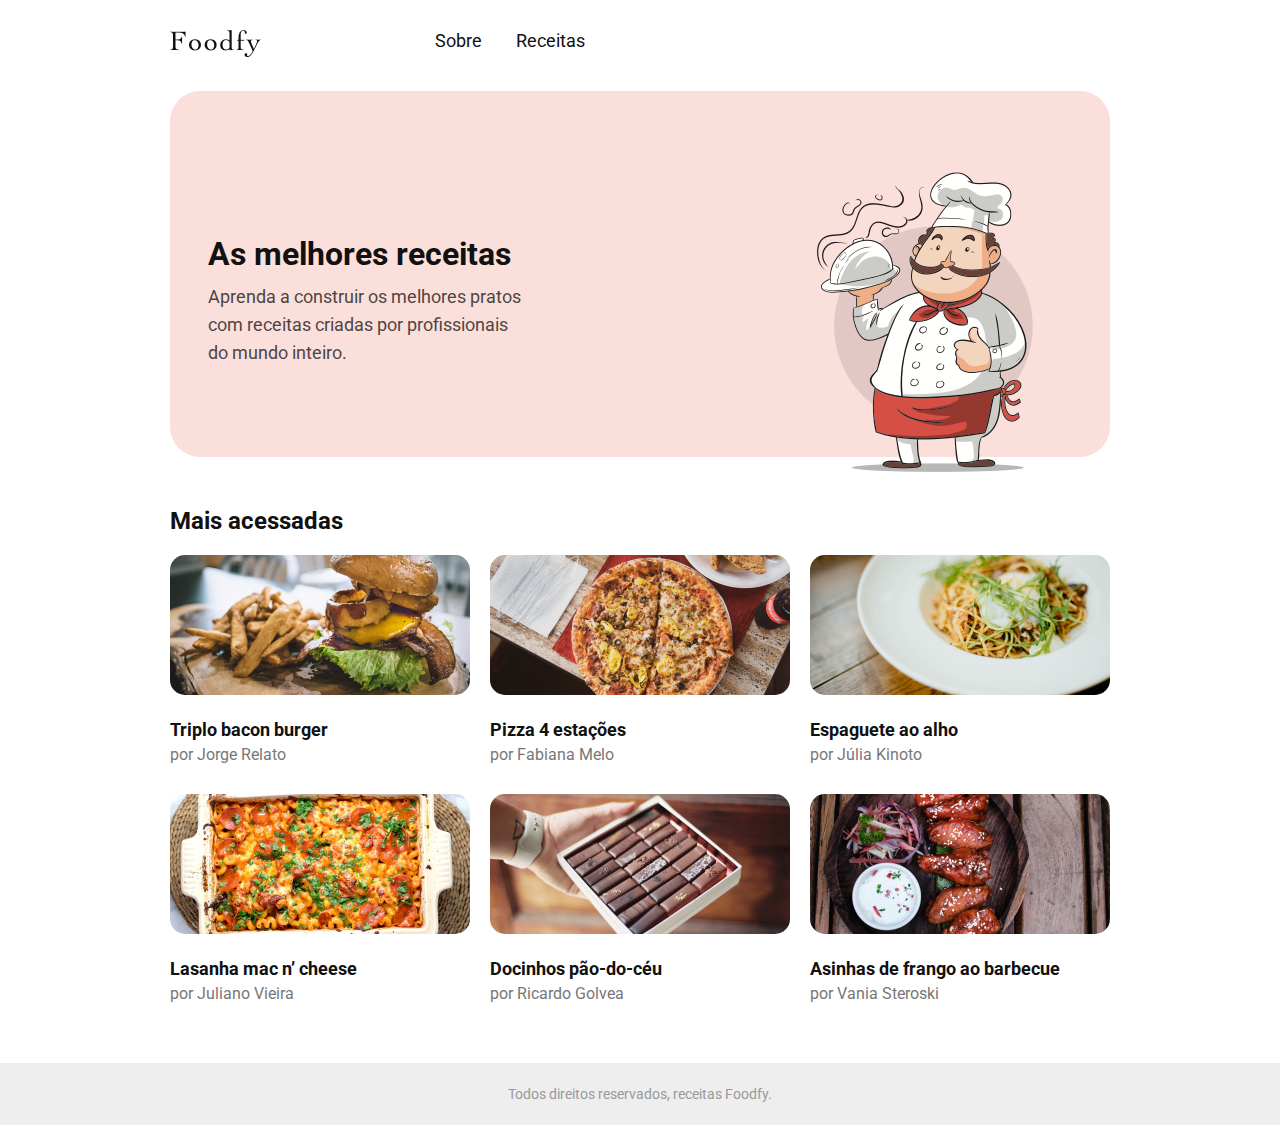
<file: index.html>
<!DOCTYPE html>
<html lang="pt-br">

<head>
    <meta charset="UTF-8">
    <meta http-equiv="X-UA-Compatible" content="IE=edge">
    <meta name="viewport" content="width=device-width, initial-scale=1.0">
    <link rel="preconnect" href="https://fonts.gstatic.com">
    <link rel="shortcut icon" href="assets/favicon.ico" type="image/x-icon">

    <link href="https://fonts.googleapis.com/css2?family=Roboto:wght@400;700&display=swap" rel="stylesheet">
    <link rel="stylesheet" href="style.css">

    <title>Restaurante Foodfy</title>

</head>

<body>

    <header>
        <nav>
            <div class="links">
                <div class="logo">
                    <a href="index.html"><img src="assets/logo.png" alt="logo"></a>
                </div>
                <div class="page">
                    <a href="sobre.html">Sobre</a>
                    <a href="receitas.html">Receitas</a>
                </div>
            </div>
        </nav>
    </header>

    <section>
        <div class="wrapper">
            <div class="title">
                <h1>As melhores receitas</h1>
                <p>Aprenda a construir os melhores pratos
                    com receitas criadas por profissionais
                    do mundo inteiro.</p>
            </div>
            <div class="chef">
                <img src="assets/chef.png" alt="Chefe">
            </div>
        </div>
    </section>

    <article>
        <h1>Mais acessadas</h1>
        <div class="revenues">
            <div class="revenue">
                <div class="card-image">
                    <img src="assets/burger.png" alt="Triplo bacon burger">
                </div>
                <div class="card-info">
                    <h3>Triplo bacon burger</h3>
                    <p>por Jorge Relato</p>
                </div>
            </div>

            <div class="revenue">
                <div class="card-image">
                    <img src="assets/pizza.png" alt="Pizza 4 estações">
                </div>
                <div class="card-info">
                    <h3>Pizza 4 estações</h3>
                    <p>por Fabiana Melo</p>
                </div>
            </div>

            <div class="revenue">
                <div class="card-image">
                    <img src="assets/espaguete.png" alt="Espaguete ao alho">
                </div>
                <div class="card-info">
                    <h3>Espaguete ao alho</h3>
                    <p>por Júlia Kinoto</p>
                </div>
            </div>

            <div class="revenue">
                <div class="card-image">
                    <img src="assets/lasanha.png" alt="Lasanha mac n’ cheese">
                </div>
                <div class="card-info">
                    <h3>Lasanha mac n’ cheese</h3>
                    <p>por Juliano Vieira</p>
                </div>
            </div>

            <div class="revenue">
                <div class="card-image">
                    <img src="assets/doce.png" alt="Docinhos pão-do-céu">
                </div>
                <div class="card-info">
                    <h3>Docinhos pão-do-céu</h3>
                    <p>por Ricardo Golvea</p>
                </div>
            </div>

            <div class="revenue">
                <div class="card-image">
                    <img src="assets/asinhas.png" alt="Asinhas de frango ao barbecue">
                </div>
                <div class="card-info">
                    <h3>Asinhas de frango ao barbecue</h3>
                    <p>por Vania Steroski</p>
                </div>
            </div>
        </div>
    </article>

    <footer>
        <p>Todos direitos reservados, receitas Foodfy.</p>
    </footer>

</body>

</html>
</file>
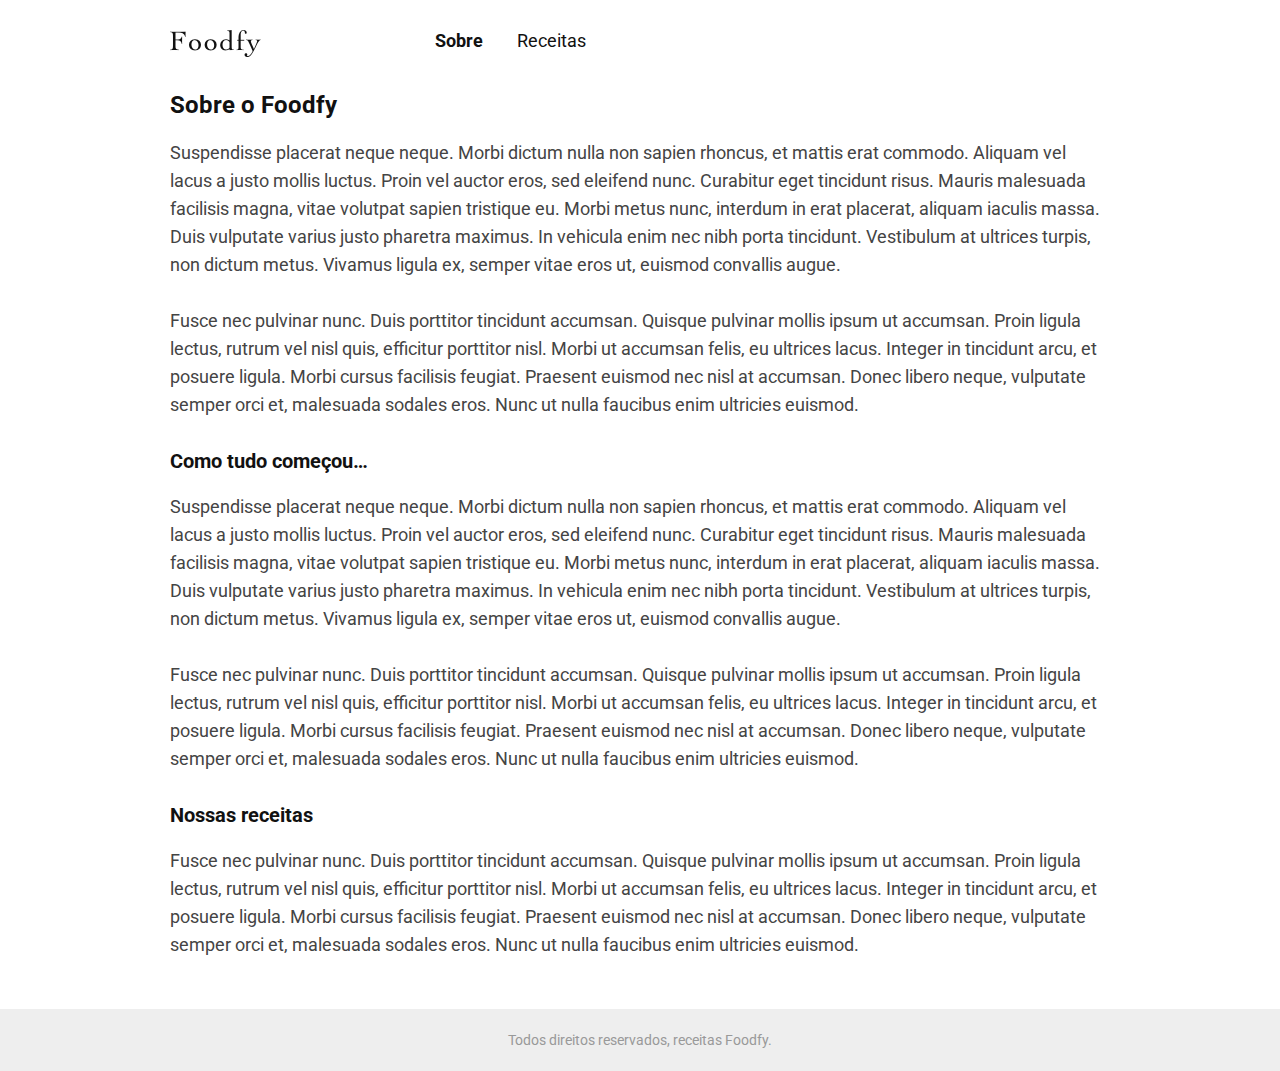
<file: sobre.html>
<!DOCTYPE html>
<html lang="pt-br">

<head>
    <meta charset="UTF-8">
    <meta http-equiv="X-UA-Compatible" content="IE=edge">
    <meta name="viewport" content="width=device-width, initial-scale=1.0">
    <link rel="preconnect" href="https://fonts.gstatic.com">
    <link rel="shortcut icon" href="assets/favicon.ico" type="image/x-icon">

    <link href="https://fonts.googleapis.com/css2?family=Roboto:wght@400;700&display=swap" rel="stylesheet">
    <link rel="stylesheet" href="style.css">

    <title>Restaurante Foodfy | Sobre</title>

</head>

<header>
    <nav>
        <div class="links">
            <div class="logo">
                <a href="index.html"><img src="assets/logo.png" alt="logo"></a>
            </div>
            <div class="page">
                <a href="#"><strong>Sobre</strong></a>
                <a href="receitas.html">Receitas</a>
            </div>
        </div>
    </nav>
</header>

<main id="sobre">

    <h1>Sobre o Foodfy</h1>
    <p>Suspendisse placerat neque neque. Morbi dictum nulla non sapien rhoncus, et mattis erat commodo. Aliquam vel
        lacus a justo mollis luctus. Proin vel auctor eros, sed eleifend nunc. Curabitur eget tincidunt risus. Mauris
        malesuada facilisis magna, vitae volutpat sapien tristique eu. Morbi metus nunc, interdum in erat placerat,
        aliquam iaculis massa. Duis vulputate varius justo pharetra maximus. In vehicula enim nec nibh porta tincidunt.
        Vestibulum at ultrices turpis, non dictum metus. Vivamus ligula ex, semper vitae eros ut, euismod convallis
        augue.
        <br>
        <br>
        Fusce nec pulvinar nunc. Duis porttitor tincidunt accumsan. Quisque pulvinar mollis ipsum ut accumsan. Proin
        ligula lectus, rutrum vel nisl quis, efficitur porttitor nisl. Morbi ut accumsan felis, eu ultrices lacus.
        Integer in tincidunt arcu, et posuere ligula. Morbi cursus facilisis feugiat. Praesent euismod nec nisl at
        accumsan. Donec libero neque, vulputate semper orci et, malesuada sodales eros. Nunc ut nulla faucibus enim
        ultricies euismod.
    </p>
    <h3>Como tudo começou…</h3>
    <p>Suspendisse placerat neque neque. Morbi dictum nulla non sapien rhoncus, et mattis erat commodo. Aliquam vel
        lacus a justo mollis luctus. Proin vel auctor eros, sed eleifend nunc. Curabitur eget tincidunt risus. Mauris
        malesuada facilisis magna, vitae volutpat sapien tristique eu. Morbi metus nunc, interdum in erat placerat,
        aliquam iaculis massa. Duis vulputate varius justo pharetra maximus. In vehicula enim nec nibh porta tincidunt.
        Vestibulum at ultrices turpis, non dictum metus. Vivamus ligula ex, semper vitae eros ut, euismod convallis
        augue.
        <br>
        <br>
        Fusce nec pulvinar nunc. Duis porttitor tincidunt accumsan. Quisque pulvinar mollis ipsum ut accumsan. Proin
        ligula lectus, rutrum vel nisl quis, efficitur porttitor nisl. Morbi ut accumsan felis, eu ultrices lacus.
        Integer in tincidunt arcu, et posuere ligula. Morbi cursus facilisis feugiat. Praesent euismod nec nisl at
        accumsan. Donec libero neque, vulputate semper orci et, malesuada sodales eros. Nunc ut nulla faucibus enim
        ultricies euismod.
    </p>
    <h3>Nossas receitas</h3>
    <p>Fusce nec pulvinar nunc. Duis porttitor tincidunt accumsan. Quisque pulvinar mollis ipsum ut accumsan. Proin
        ligula lectus, rutrum vel nisl quis, efficitur porttitor nisl. Morbi ut accumsan felis, eu ultrices lacus.
        Integer in tincidunt arcu, et posuere ligula. Morbi cursus facilisis feugiat. Praesent euismod nec nisl at
        accumsan. Donec libero neque, vulputate semper orci et, malesuada sodales eros. Nunc ut nulla faucibus enim
        ultricies euismod.</p>

</main>

<footer>
    <p>Todos direitos reservados, receitas Foodfy.</p>
</footer>
</file>
<file: style.css>
* {
    margin: 0;
	padding: 0;
	border: 0;
}

body {
    font-family: 'Roboto', sans-serif;
}

header {
    margin: 30px 0;
}

.links {
    width: 940px;
    margin: 0 auto;
    display: grid;
    grid-template-columns: 1fr 3fr;
}

.links a {
    text-decoration: none;
    
    font-size: 18px;
    color: #111111;
}

.page a {
    margin-left: 30px;
}

section {
    width: 940px;
    margin: 0 auto;
    background-color: #FBDFDB;
    border-radius: 30px;
    max-width: 940px;
    height: 366px;
}

.wrapper {
    display: flex;
    justify-content: space-between;
}

.title {
    max-width: 316px;
    margin: 16vh 3vw;
}

.title h1 {
    font-size: 32px;
    color: #111111;
}

.title p {
    margin-top: 10px;
    opacity: 0.7;
    font-size: 18px;
    line-height: 28px;
}

.chef {
    margin-top: 9vh;
    margin-right: 6vw;
}

/*=== MAIS ACESSADAS ===*/

article h1 {
    width: 940px;
    margin: 0 auto;

    margin-top: 50px;
    margin-bottom: 20px;    
    font-size: 24px;
    color: #111111;
}

.revenues {
    max-width: 940px;
    margin: 0 auto;
    display: grid;
    grid-template-columns: 1fr 1fr 1fr;
    gap: 20px;
}

.revenue {
    cursor: pointer;
}

.card-info {
    margin-top: 20px;
    margin-bottom: 10px;
}

.card-info h3 {
    font-size: 18px;
    color: #111111;
}

.card-info p {
    font-size: 16px;
    color: #777777;
    margin-top: 5px;
}

.card-image img {
    width: 100%;

    border-radius: 15px;
}

footer {
    width: 100%;
    height: 62px;
    background-color: #EEEEEE;
    
    margin-top: 50px;

    display: flex;
    flex-direction: row;
    justify-content: center;
    align-items: center;
}

footer p {
    font-size: 14px;
    color: #999999;
    text-align: center; 
}

/*=== SOBRE ===*/

#sobre {
    width: 940px;
    margin: 0 auto;
}

#sobre h1 {
    margin-top: 20px;
    font-size: 24px;
    color: #111111;
}

#sobre h3 {
    margin-top: 30px;
    font-size: 20px;
    color: #111111;
}

#sobre p {
    margin-top: 20px;
    font-size: 18px;
    color: #444444;
    line-height: 28px;
}

/*=== MODAL ===*/

.modal-overlay {
    background-color: rgba(0, 0, 0, 0.7);
    width: 100%;
    height: 100%;
    position: fixed;
    top: 0;
    opacity: 0;
    visibility: hidden;
}

.modal {
    margin: 25vh auto;
    background-color: white;
    width: 660px;
    height: 413px;
    border-radius: 16px;
    position: relative;
}

.modal .close-modal {
    font-size: 16px;
    color: #999999;
    position: absolute;
    right: 281px;
    bottom: 30px;
    cursor: pointer;
}

.card_image_modal img {
    width: 100%;
    border-radius: 15px;
    cursor: pointer;
}

/*===MODAL ATIVO===*/

.modal-overlay.active {
    opacity: 1;
    visibility: visible;
}

.modal-content img {
    width: 600px;
    height: 200px;
    border-radius: 15px;

    margin: 30px 30px auto;
}

.modal-content h3 {
    margin-top: 20px;
    font-size: 24px;
    color: #111111;
    text-align: center;
}

.modal-content p {
    margin-top: 5px;
    font-size: 18px;
    color: #777777;
    text-align: center;
}
</file>
